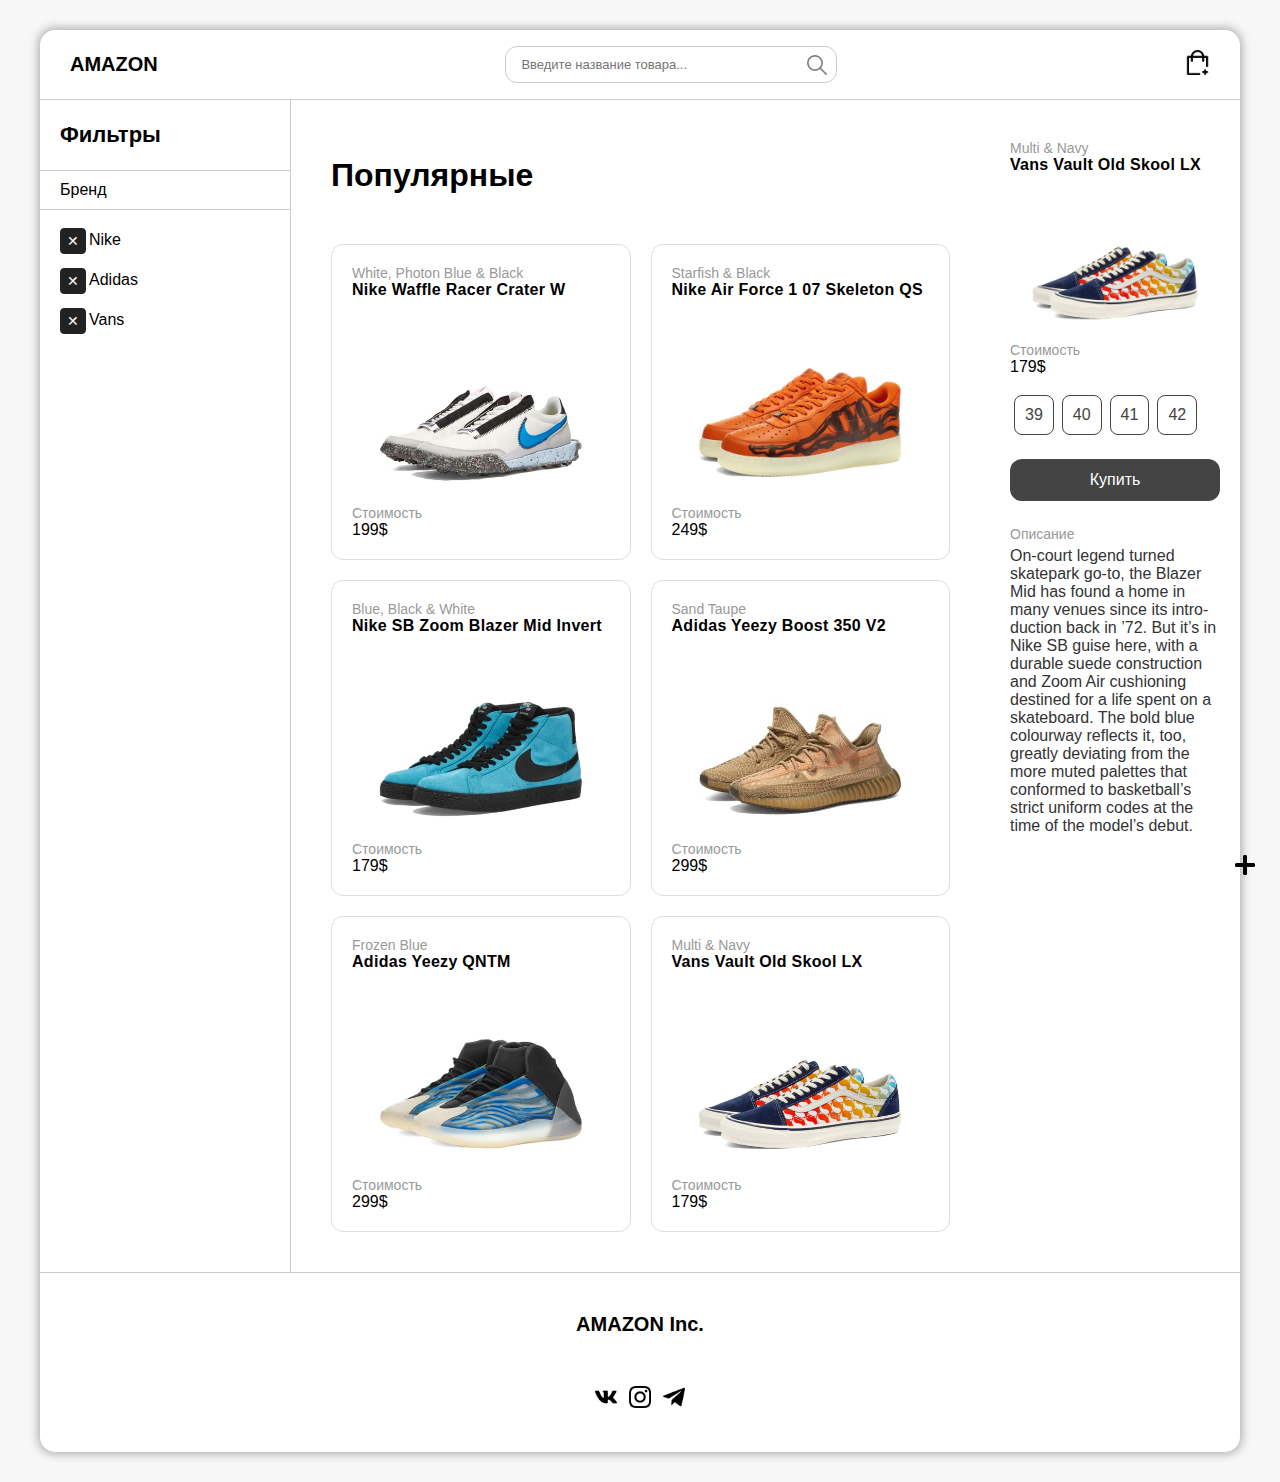
<file: E-commerce/index.html>
<!DOCTYPE html>
<html lang="en">
<head>
	<meta charset="UTF-8">
	<meta name="viewport" content="width=device-width, initial-scale=1.0">
	<title>E-commerce</title>
	<link rel="stylesheet" href="css/styles.css">
	<link rel="stylesheet" href="css/checkbox.css">
	<link rel="preconnect" href="https://fonts.gstatic.com"> 
	<link href="https://fonts.googleapis.com/css2?family=Nunito:wght@300;400;700&display=swap" rel="stylesheet">
</head>
<body>
	<div class="body-wrapper">

		<header class="header">
			<div class="logo">AMAZON</div>
			<div class="input-box">
				<input 
					type="text" 
					class="input" 
					placeholder="Введите название товара..." 
				/>
				<div class="input-btn">
					<img src="img/loupe.png" alt="Поиск">
				</div>
			</div>
			<div class="cart">
				<img src="img/add-to-basket.png" alt="Корзина">
			</div>
		</header>

		<aside class="left-aside">
			<div class="aside-maintitle">Фильтры</div>
			<div class="aside-title">Бренд</div>
			<div class="aside-item">
				<input type="checkbox" id='nike' name="nike" class="checkbox">
				<label for="nike"></label>
				Nike
			</div>
			<div class="aside-item">
				<input type="checkbox" id='adidas' name="adidas" class="checkbox">
				<label for="adidas"></label>
				Adidas
			</div>
			<div class="aside-item">
				<input type="checkbox" id='vans' name="vans" class="checkbox">
				<label for="vans"></label>
				Vans
			</div>
		</aside>

		<main class="main">
			<h2 class="title">Популярные</h2>
			<div class="product-box">

				<div class="product">
					<div class="product-info">White, Photon Blue & Black</div>
					<div class="product-title">Nike Waffle Racer Crater W</div>
					<img src="img/nike1.jpg" alt="Nike Waffle Racer Crater W">
					<div class="product-info">Стоимость</div>
					<div class="product-price">199$</div>

					<div class="input-btn add-btn">
						<img src="img/add.png" alt="Добавить в корзину">
					</div>
				</div>

				<div class="product">
					<div class="product-info">Starfish & Black</div>
					<div class="product-title">Nike Air Force 1 07 Skeleton QS</div>
					<img src="img/nike2.jpg" alt="Nike Air Force 1 07 Skeleton QS">
					<div class="product-info">Стоимость</div>
					<div class="product-price">249$</div>

					<div class="input-btn add-btn">
						<img src="img/add.png" alt="Добавить в корзину">
					</div>
				</div>

				<div class="product">
					<div class="product-info">Blue, Black & White</div>
					<div class="product-title">Nike SB Zoom Blazer Mid Invert</div>
					<img src="img/nike3.jpg" alt="Nike SB Zoom Blazer Mid Invert">
					<div class="product-info">Стоимость</div>
					<div class="product-price">179$</div>

					<div class="input-btn add-btn">
						<img src="img/add.png" alt="Добавить в корзину">
					</div>
				</div>

				<div class="product">
					<div class="product-info">Sand Taupe</div>
					<div class="product-title">Adidas Yeezy Boost 350 V2</div>
					<img src="img/adidas1.jpg" alt="Yeezy Boost 350 V2">
					<div class="product-info">Стоимость</div>
					<div class="product-price">299$</div>

					<div class="input-btn add-btn">
						<img src="img/add.png" alt="Добавить в корзину">
					</div>
				</div>

				<div class="product">
					<div class="product-info">Frozen Blue</div>
					<div class="product-title">Adidas Yeezy QNTM</div>
					<img src="img/adidas2.jpg" alt="Frozen Blue">
					<div class="product-info">Стоимость</div>
					<div class="product-price">299$</div>

					<div class="input-btn add-btn">
						<img src="img/add.png" alt="Добавить в корзину">
					</div>
				</div>

				<div class="product">
					<div class="product-info">Multi & Navy</div>
					<div class="product-title">Vans Vault Old Skool LX</div>
					<img src="img/vans1.jpg" alt="Vans Vault Old Skool LX">
					<div class="product-info">Стоимость</div>
					<div class="product-price">179$</div>

					<div class="input-btn add-btn">
						<img src="img/add.png" alt="Добавить в корзину">
					</div>
				</div>

			</div>
		</main>
				<aside class="right-aside">
			<div class="product js-product">
				<div class="product-info">Multi & Navy</div>
				<div class="product-title">Vans Vault Old Skool LX</div>
				<img src="img/vans1.jpg" alt="Vans Vault Old Skool LX">
				<div class="product-info">Стоимость</div>
				<div class="product-price">179$</div>
			
				<div class="size-box">
					<div class="size size__active">39</div>
					<div class="size">40</div>
					<div class="size">41</div>
					<div class="size">42</div>
				</div>

				<div class="big-add-btn">Купить</div>

				<div class="product-info">Описание</div>
				<div class="product-text">On-court legend turned skatepark go-to, the Blazer Mid has found a home in many venues since its introduction back in ’72. But it’s in Nike SB guise here, with a durable suede construction and Zoom Air cushioning destined for a life spent on a skateboard. The bold blue colourway reflects it, too, greatly deviating from the more muted palettes that conformed to basketball’s strict uniform codes at the time of the model’s debut.</div>

			</div>
		</aside>
		<footer class="footer">
            <div class="footer-title">AMAZON Inc.</div>
                <div class="social-box">	
                    <a class="social" href="https://vk.com"><img src="img/vk.png" alt="VK"></a>
                    <a class="social" href="https://instagram.com"><img src="img/instagram.png" alt="instagram"></a>
                    <a class="social" href="https://telegram.org"><img src="img/telegram.png" alt="telegram"></a>
                </div>
		</footer>
	</div>

	<script src="https://cdnjs.cloudflare.com/ajax/libs/jquery/3.5.1/jquery.min.js" integrity="sha512-bLT0Qm9VnAYZDflyKcBaQ2gg0hSYNQrJ8RilYldYQ1FxQYoCLtUjuuRuZo+fjqhx/qtq/1itJ0C2ejDxltZVFg==" crossorigin="anonymous"></script>

	<!-- <script src='css/jquery.js'></script> -->

	<script>
		$(document).ready(function() {

			let checks = {};

			function doCheck() {
				let val = $(this).prop('checked')
				let label = $.trim( $(this).parent().text() )
				label = label.toLowerCase();

				checks[label] = val;

				console.log(checks);
				filter()
			}

			function filter() {

				// перебираем все продукты
				$('.product').each(function() {
					// получаем наименование товара
					let title = $(this).find('.product-title').text();
					// приводим наименование к нижнему регистру
					title = title.toLowerCase();

					// отключаем отображение элемента
					$(this).css('display', 'none');
					
					// перебираем все имена брендов и включаем отображение только тех 
					// товаров, которые подходят под выбранные чекбоксы
					for (let brand in checks) {
						if (title.includes(brand) && checks[brand])
							$(this).css('display', 'block')
					}
				})
			}


			$('.checkbox').each(function() {
				$(this).attr('checked', 'checked');
			})

			$('.checkbox').each(doCheck)
			$('.checkbox').click(doCheck)


			$('.add-btn').click(function() {
				alert('Добавлено')
			})
$('.add-btn').click(function() {
				let product = $(this).parent();

				let src = $(product).find('img').attr('src')
				let title = $(product).find('.product-title').text();
				let info = $(product).find('.product-info').first().text();
				let price = $(product).find('.product-price').text();

				$('.js-product').find('img').attr('src', src)
				$('.js-product').find('.product-title').text(title)
				$('.js-product').find('.product-price').text(price)
				$('.js-product').find('.product-info').first().text(info)
			})

			$('.size').click(function() {
				$('.size').each(function() {
					$(this).removeClass('size__active');
				})
				$(this).addClass('size__active');
			})
		})
	</script>	

</body>
</html>
</file>
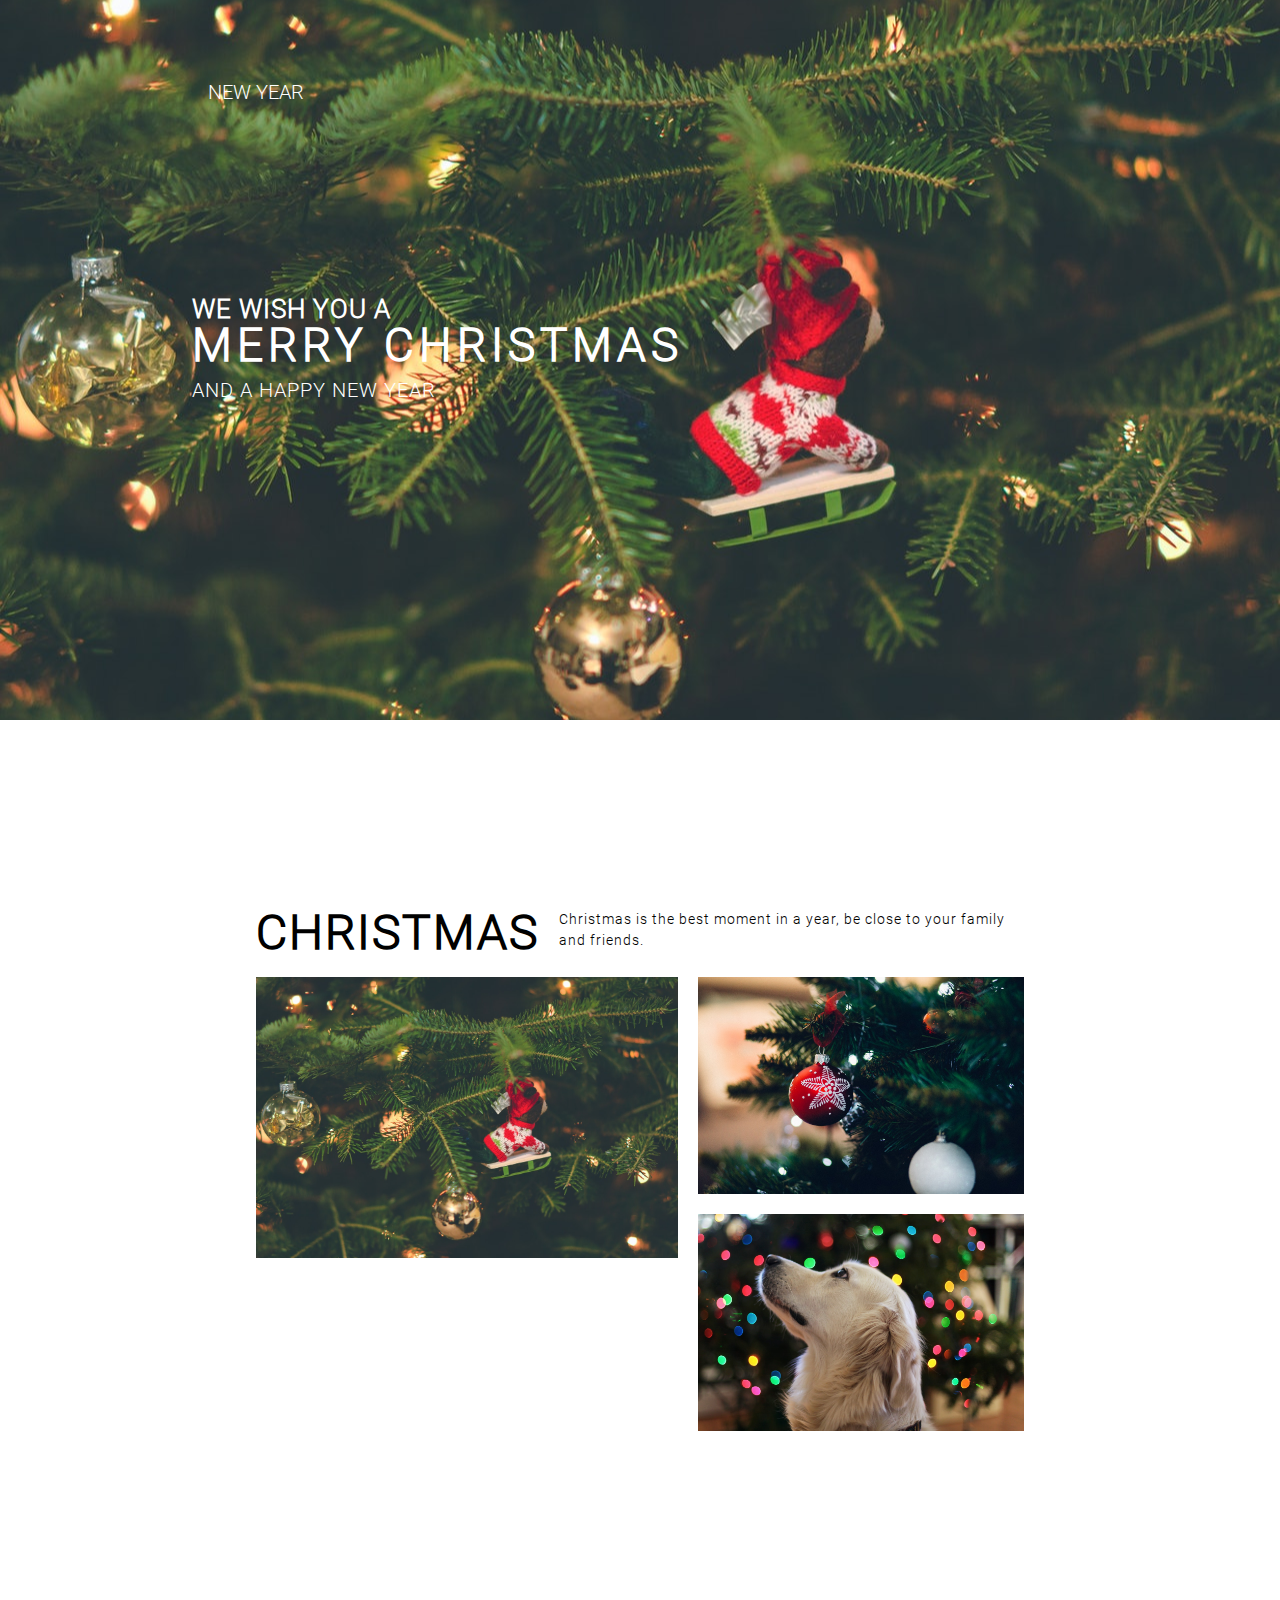
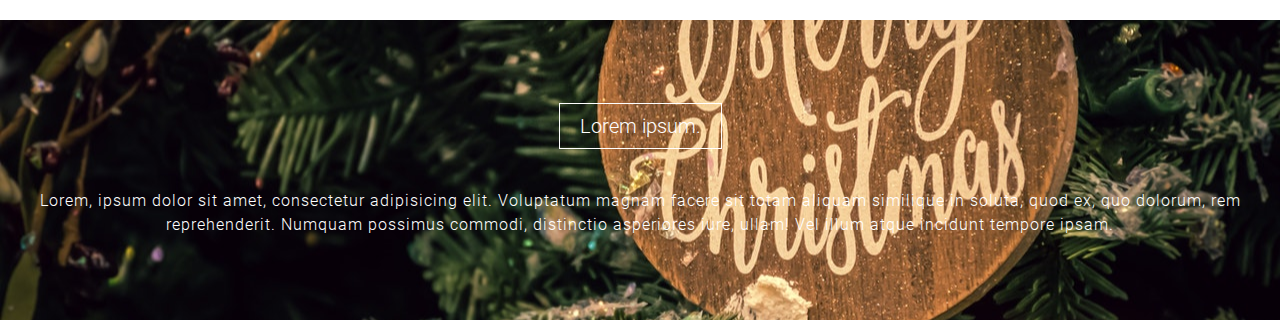
<file: Site-visitka/index.html>
<!DOCTYPE html>
<html lang="en">
<head>
	<meta charset="UTF-8">
	<meta name="viewport" content="width=device-width, initial-scale=1.0">
	<title>HAPPY NEW YEAR</title>
	<link rel="stylesheet" type="text/css" href="css/styles.css">
</head>
<body>
	<main>
		<div class="container first">
			<p class="tourism">NEW YEAR</p>
			<div class="text-container">
				<p class="first-line">WE WISH YOU A</p>
				<p class="second-line">MERRY CHRISTMAS</p>
				<p class="third-line">AND A HAPPY NEW YEAR</p>
			</div>
		</div>
		<div class="container second">
			<div class="gallery-container">
				<div class="gallery-text">
					<p class="gallery-header">CHRISTMAS</p>
					<p class="gallery-p">Christmas is the best moment in a year, be close to your family and friends.</p>
				</div>
				<div class="img-container">
					<img src="img/img11.jpg" class="img1">
					<div class="wrapper">
						<img src="img/img8.jpg" class="img2">
						<img src="img/img9.jpg" class="img3">
					</div>
				</div>
			</div>
		</div>
		<div class="container third">
			<div class="last-container">
				<p class="last-header">Lorem ipsum.</p>
				<p class="last-text">Lorem, ipsum dolor sit amet, consectetur adipisicing elit. Voluptatum magnam facere sit totam aliquam similique in soluta, quod ex, quo dolorum, rem reprehenderit. Numquam possimus commodi, distinctio asperiores iure, ullam! Vel illum atque incidunt tempore ipsam.</p>
			</div>
		</div>
	</main>
	
</body>
</html>
</file>
<file: E-commerce/css/styles.css>
body{
	margin: 0;
	background-color: #f7f7f7;
	padding: 30px 40px;
	box-sizing: border-box;
	font-family: 'Source Sans Pro', sans-serif;
}
.body-wrapper{
	min-height: calc(100vh - 60px);
	background-color: #fff;
	box-shadow: 0 0 10px 2px rgba(0,0,0,0.3);
	border-radius: 15px;	
}
.header{
    display: flex;
    align-items: center;
    justify-content: space-between;
    padding: 0 30px;
    box-sizing: border-box;
    border-bottom: 1px solid #ccc;
    height: 70px;
}
.header img{
	height: 25px;
	width: 25px;
}
.logo{
	font-weight: 900;
	font-size: 20px;
}
.input-box{
	display: flex;
	align-items: center;
	position: relative;
}
.input{
	-webkit-appearance: none;
	appearance: none;
	outline: none;
	width: 300px;
	border: 1px solid #ccc;
	border-radius: 12px;
	padding: 10px 15px;
	font-size: 13px;
}
.input-btn{
	position: absolute;
	right: 0px;
	height: 100%;
	display: flex;
	justify-content: center;
	align-items: center;
	opacity: 0.5;
	cursor: pointer;
	width: 40px;
}
.input-btn img{
    width: 20px;
    height: 20px;
}
.main{
	padding: 30px;
	box-sizing: border-box;
	max-width: 700px;
	margin: auto;
	width: 100%;
	border-left: 1px solid #ccc;
}
.product-box{
	display: flex;
	flex-wrap: wrap;
}
.product{
	width: calc(50% - 20px);
	margin: 10px;
	padding: 20px;
	box-sizing: border-box;
	border-radius: 12px;
	border: 1px solid #ddd;
	box-shadow: 0 0 5px 0 rgba(0,0,0,0.1)
	position: relative;
} 
.product img{
	max-width: 80%;
	margin: auto;
	display: block;
}
.title{
	font-size: 32px;
	padding-left: 10px;
	margin-bottom: 40px;
}
.product-info{
	font-size: 14px;
	color: #999;
	font-weight: 300;
}
.product-title, product-price{
	font-size: 16px;
	font-weight: 700;
	letter-spacing: 0.3px;
}
.add-btn{
	height: auto;
	bottom: 25px;
	opacity: 0.7;
	right: 15px;
}
@media (pointer: fine){
	.add-btn:hover {
        transform: scale(1.05);
	}
}
.left-aside{
	width: calc((100vw - 780px) / 2);
	position: absolute;
	box-sizing: border-box;
	top: 100px;
	left: 40px;
	bottom: 0;
}
.aside-maintitle{
	font-weight: 700;
	padding-left: 20px;
	font-size: 22px;
	height: 70px;

	display: flex;
	align-items: center;
}
.aside-title{
	box-sizing: border-box;
	padding: 10px 0;
	border-bottom: 1px solid #ccc;
	border-top: 1px solid #ccc;
	padding-left: 20px;
	margin-bottom: 10px;
}
.aside-item{
	display: flex;
	align-items: center;
	height: 40px;
	padding-left: 20px;
}
.footer{
	border-top: 1px solid #ccc;
	padding-top: 40px;
	padding-bottom: 40px;
    box-sizing: border-box;
}
.footer-title{
	font-weight: 700;
	font-size: 20px;
	text-align: center;
}
.social-box{
	display: flex;
	justify-content: space-between;
	margin: auto;
	width: 90px;
	margin-top: 50px;
}
.social{
	transition: 0.2s;
}
.social img{
	width: 22px;
	height: 22px;
}
@media screen and (pointer: fine) {
	.social: hover {
		opacity: 0.5;
	}
}
.right-aside{
	position: absolute;
	right: 40px;
	top: 100px;
	width: calc((100vw - 780px) / 2)
}
.right-aside .product{
	width: 100%;
	box-sizing: border-box;
	margin: 0;
	margin-top: 20px;
	box-shadow: none;
	border: none;
}
.big-add-btn{
	text-align: center;
	background-color: #444;
	border-radius: 12px;
	padding: 12px 0;
	color: #fefefe;
	margin-top: 15px;
	cursor: pointer;
	margin-bottom: 25px;
}
.product-text{
	hyphens: auto;
	-webkit-hyphens: auto;
	color: #333;
	margin-top: 5px;
}
.size-box{
	display: flex;
	flex-wrap: wrap;
    margin-top: 15px;
    margin-bottom: 20px
}
.size{
    padding: 10px;
    border: 1px solid #444;
    color: #444;
    border-radius: 8px;
    margin: 4px;
    user-select: none;
    -webkit-user-select: none;
    cursor: pointer;
    transition: 0.3s;
}
.size_active{
	background-color: #444;
	color: #fefefe;
}
</file>
<file: E-commerce/css/checkbox.css>
label {
    user-select: none;
    -webkit-user-select: none;
    display: block;
    width: 24px;
    height: 24px;
    position: relative;
    margin-right: 5px;
}

.checkbox {
    display: none;
}

.checkbox + label:before {
    content: "\2715";
    border: 0.5px solid #222;
    border-radius: 4px;

    display: inline-flex;
    justify-content: center;
    align-items: center;

    position: absolute;

    left: 0;
    top: 0;

    width: 100%;
    height: 100%;

    font-size: 14px;

    color: transparent;
    transition: .2s;
}

.checkbox:checked + label:before {
    background-color: #222;
    border-color: #222;
    color: #fff;
}

.checkbox:disabled + label:before {
    transform: scale(1);
}

.checkbox:checked:disabled + label:before {
    transform: scale(1);
}
</file>
<file: Site-visitka/css/styles.css>
*{
	padding:0;
	margin: 0;
	box-sizing: border-box;
}

@font-face {
	 font-family: RobotoL;
	 src:url(../fonts/Roboto-Light.ttf);
}

html, body, main {
	height:100%;
	font-family: RobotoL;
}

.first{
	height: 80%;
	background-image:url(../img/img11.jpg);
	background-position:center;
	-webkit-background-size:cover;
	background-size: :cover;
}

.first p{
	color:white;
}

.tourism {
	width:40%;
	text-align: center;
	padding-top:80px;
	font-size: 20px;
}

.text-container {
	width:100%;
	margin-left:15%;
	margin-top: 15%;
}

.first-line {
	text-transform: uppercase;
	font-size: 26px;
	font-weight: bold;
	letter-spacing: 1px;
	line-height: 1;
}

.second-line {
	text-transform: uppercase;
	font-size: 46px;
	font-weight: bold;
	letter-spacing: 5px;
	line-height: 1;
	margin-bottom: 10px;
}

.third-line {
	font-size: 20px;
	letter-spacing: 1px;
}

.second {
	height: 100%;
	display: flex;
	justify-content: center;
	-ms-align-items:center;
	align-items: center;
}

.gallery-container {
	width: 60%;
	max-width: 1000px;
}

.img-container {
	width: 100%;
	display: flex;
	-ms-align-items:flex-start;
	align-items: flex-start;
}

img {
	display: block;
	max-width: 100%;
	height: auto;
}

.img1 {
	width: 55%;
}

.wrapper {
	margin-left: 20px;
	width: 55%;
}

.img2 {
	margin-bottom: 20px;
}

.gallery-text {
	display:flex;
	/*justify-content: center;*/
	-ms-align-items:flex-start;
	align-items: flex-start;
	margin-bottom:20px;
}

.gallery-header {
	font-size: 48px;
	font-weight: bold;
	letter-spacing: 2px;
	line-height: 1;
}

.gallery-p {
	font-size:14px;
	margin-left: 20px; 
	line-height: 1.5;
	letter-spacing: 1px;
}

.last-container{
    display: flex;
    justify-content: center;
    -ms-align-items: center;
    align-items: center;
    flex-direction: column;
    height: 300px;
    background-image: url(../img/img5.jpg);
    background-position: center;
    -webkit-background-size: cover;
    background-size: cover;
}

.last-header{
	color: #fff;
	font-size: 20px;
	padding: 10px 20px;
	border: 1px solid white;
	margin-bottom: 40px;
}

.last-text{
	color: #fff;
	font-size: 16px;
	text-align: center;
	line-height: 1.5;
	letter-spacing: 1px;
}
</file>
